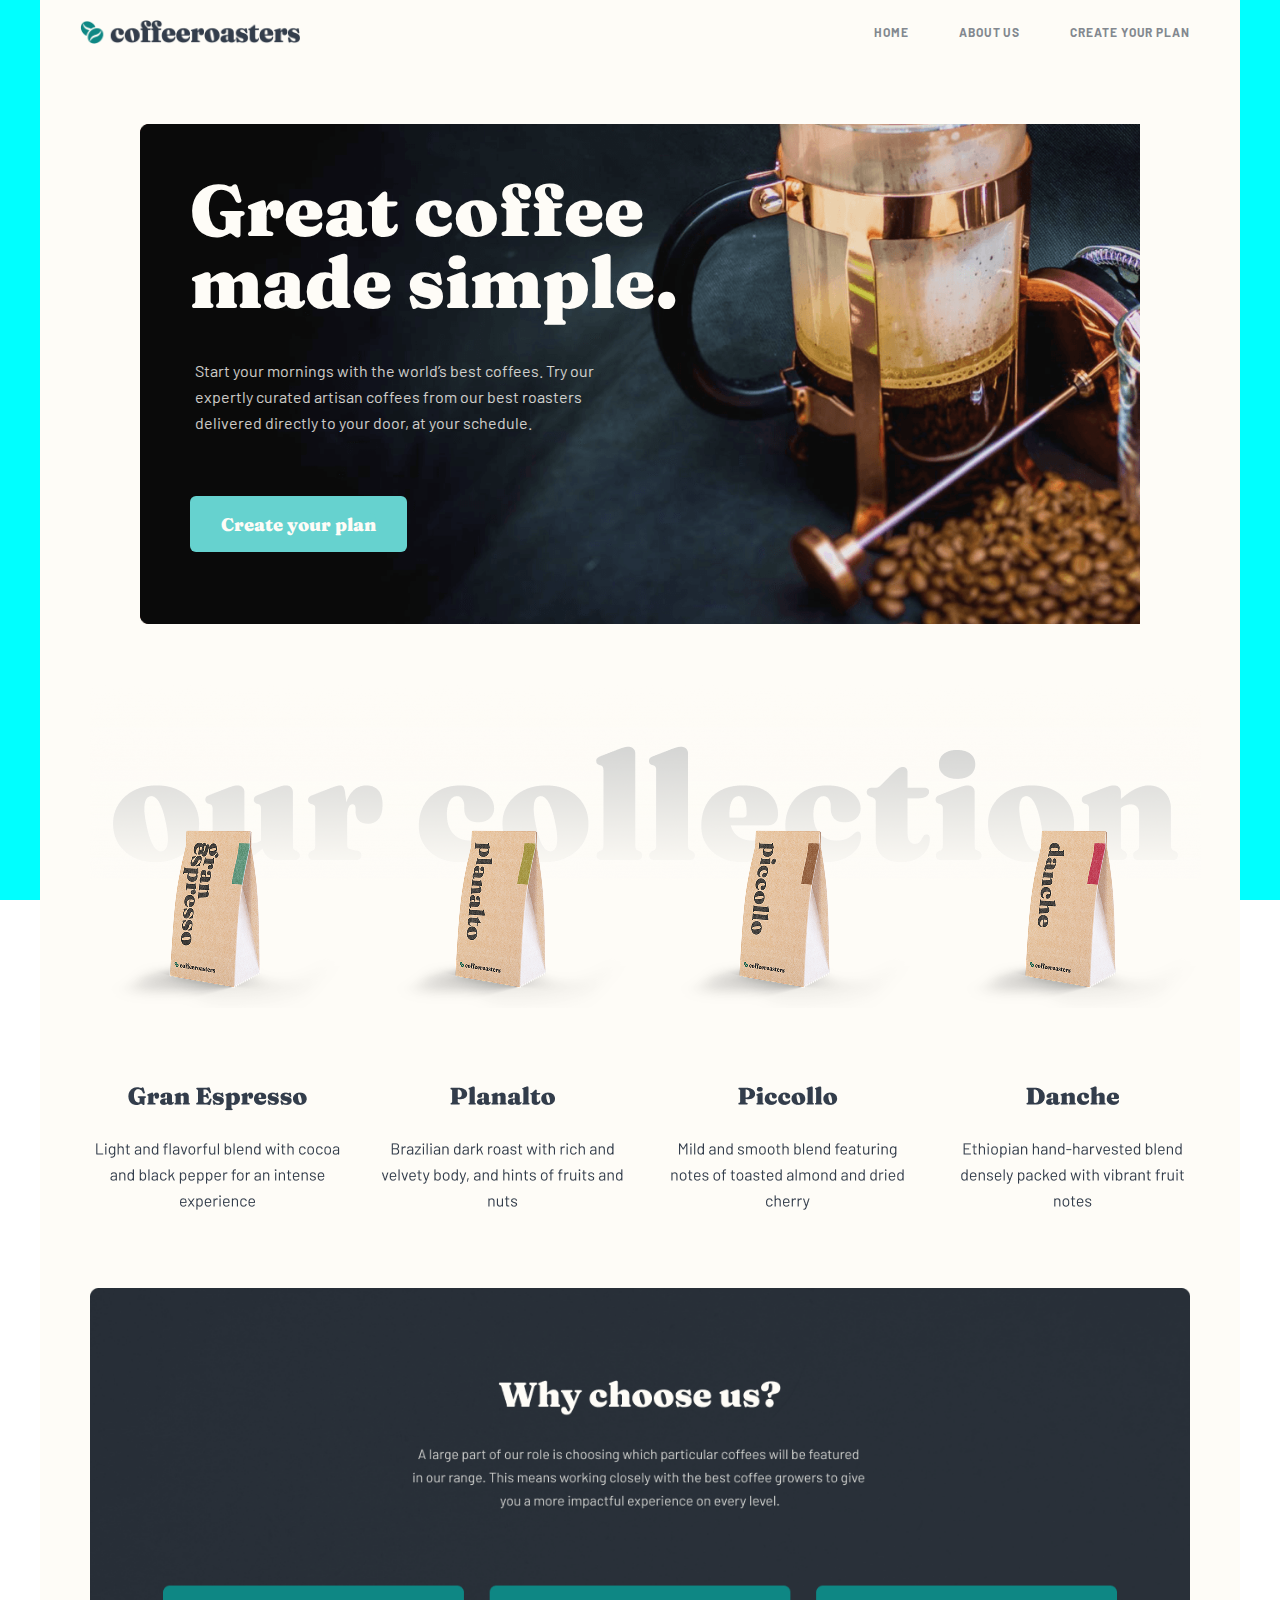
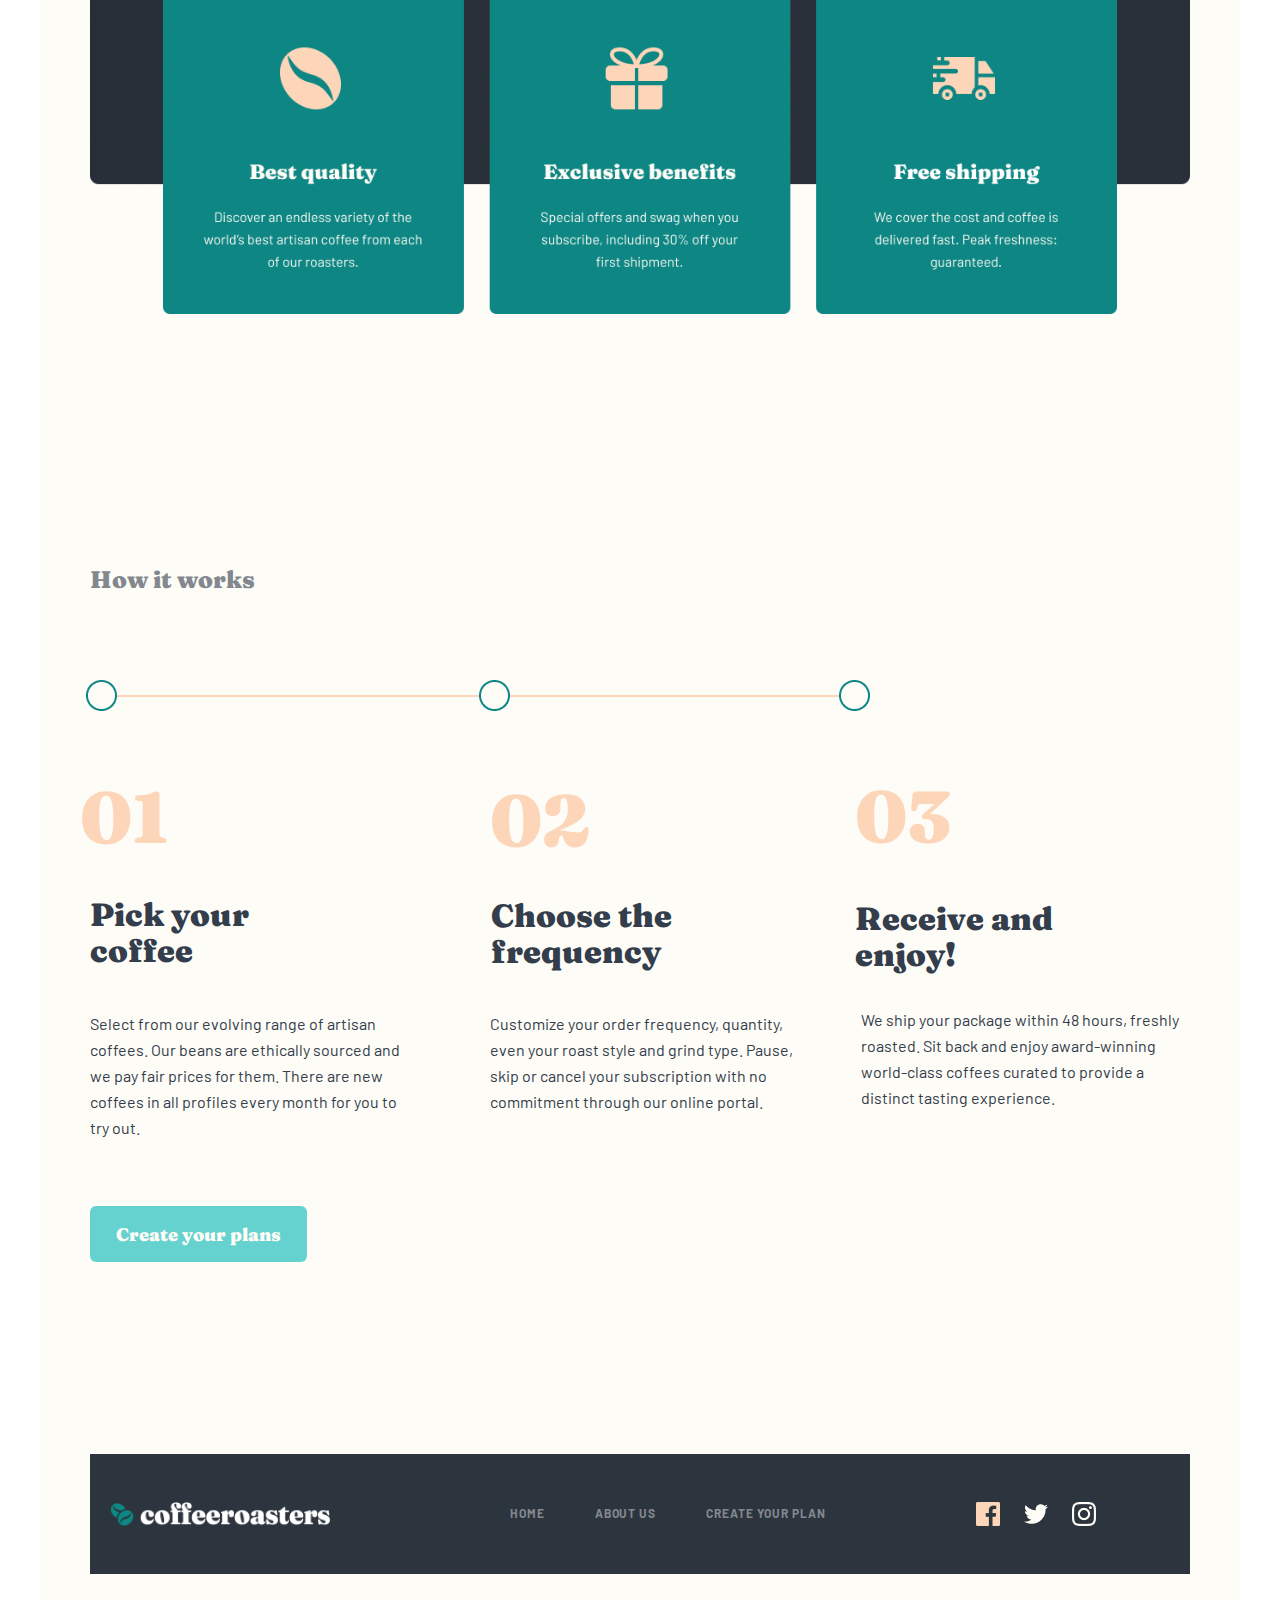
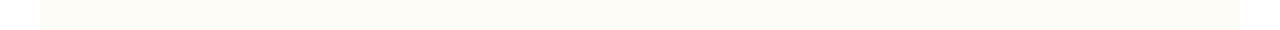
<file: index.html>
<!doctype html>
<html lang="en">
  <head>
    <meta charset="UTF-8" />
    <meta name="viewport" content="width=device-width, initial-scale=1.0" />
    <title>Cofee</title>
    <link rel="stylesheet" href="./css/normalize.css" />
    <link rel="stylesheet" href="./css/fonts.css" />
    <link rel="stylesheet" href="./css/style.css" />
  </head>
  <body>
    <div class="wrapper">
      <div class="container">
        <header>
          <nav class="navbar">
            <img
              width="220"
              src="./images/logo (1) copy.png"
              loading="lazy"
              alt="firstlogo"
              class="navbar_logo"
            />

            <ul class="navbar_list">
              <li class="navbar_item">
                <a href="#" class="navbar_link">HOME</a>
              </li>
              <li class="navbar_item">
                <a href="./pages/about.html" class="navbar_link">ABOUT US</a>
              </li>
              <li class="navbar_item">
                <a href="./pages/createplan.html" class="navbar_link">CREATE YOUR PLAN</a>
              </li>
            </ul>
          </nav>

          <div class="intro">
            <div class="intro_left">
              <h2 class="intro_title">Great coffee made simple.</h2>
              <p class="intro_text">
                Start your mornings with the world’s best coffees. Try our
                expertly curated artisan coffees from our best roasters
                delivered directly to your door, at your schedule.
              </p>

              <button class="intro_btn"> <a class="intro_btnlink" href="./pages/createplan.html">Create your plan</a></button>
            </div>
          </div>
        </header>
<div class="type_cofies">
    <img src="./images/Group 13.png" alt="our collection" class="opacity_img">
    <img src="./images/Group 8.png" alt="4typecofies" class="type4_cofies">
</div>

<div class="why_choose">
   <img src="./images/Group 12.png" alt="whyimg" class="why_img">
</div>

<div class="how_works">
  <h4 class="how_h4">
    How it works
  </h4>

  <img src="./images/Path 2.png" alt="chiziq" class="path">

  <img src="./images/Oval.png" alt="oval" class="oval">

  <img src="./images/Oval.png" alt="oval2" class="ovalcenter">

  <img src="./images/Oval.png" alt="oval3" class="ovallast">

  <h2 class="number01">
    01
  </h2>

  <h2 class="number02">
    02
  </h2>

  <h2 class="number03">
    03
  </h2>

  <h3 class="pick">
    Pick your coffee
  </h3>

  <h3 class="choose_title">
    Choose the frequency
  </h3>

  <h3 class="receive_title">
    Receive and enjoy!
  </h3>

<div class="texts">
  <p class="pick_text">
    Select from our evolving range of artisan coffees. Our beans are ethically sourced and we pay fair prices for them. There are new coffees in all profiles every month for you to try out.
  </p>

  <p class="choose_text">
    Customize your order frequency, quantity, even your roast style and grind type. Pause, skip or cancel your subscription with no commitment through our online portal.
  </p>

  <p class="receive_text">
    We ship your package within 48 hours, freshly roasted. Sit back and enjoy award-winning world-class coffees curated to provide a distinct tasting experience.
  </p>
</div>

<button class="second_btn">
 <a href="./pages/createplan.html" class="second_btnlink"> Create your plans</a>
</button>

</div>


<div class="footer">
            <img width="220" src="./images/Group 5.png" alt="logo2" class="logo2">

            <ul class="footer_list2">
              <li class="footer_item2">
                <a href="#" class="footer_link2">HOME</a>
              </li>
              <li class="footer_item2">
                <a href="./pages/about.html" class="footer_link2">ABOUT US</a>
              </li>
              <li class="footer_item2">
                <a href="./pages/createplan.html" class="footer_link2">CREATE YOUR PLAN</a>
              </li>
            </ul>
          
            <img src="./images/Group 20.png" alt="gramm" class="social_medias">
</div>

      </div>
    </div>
  </body>
</html>
</file>
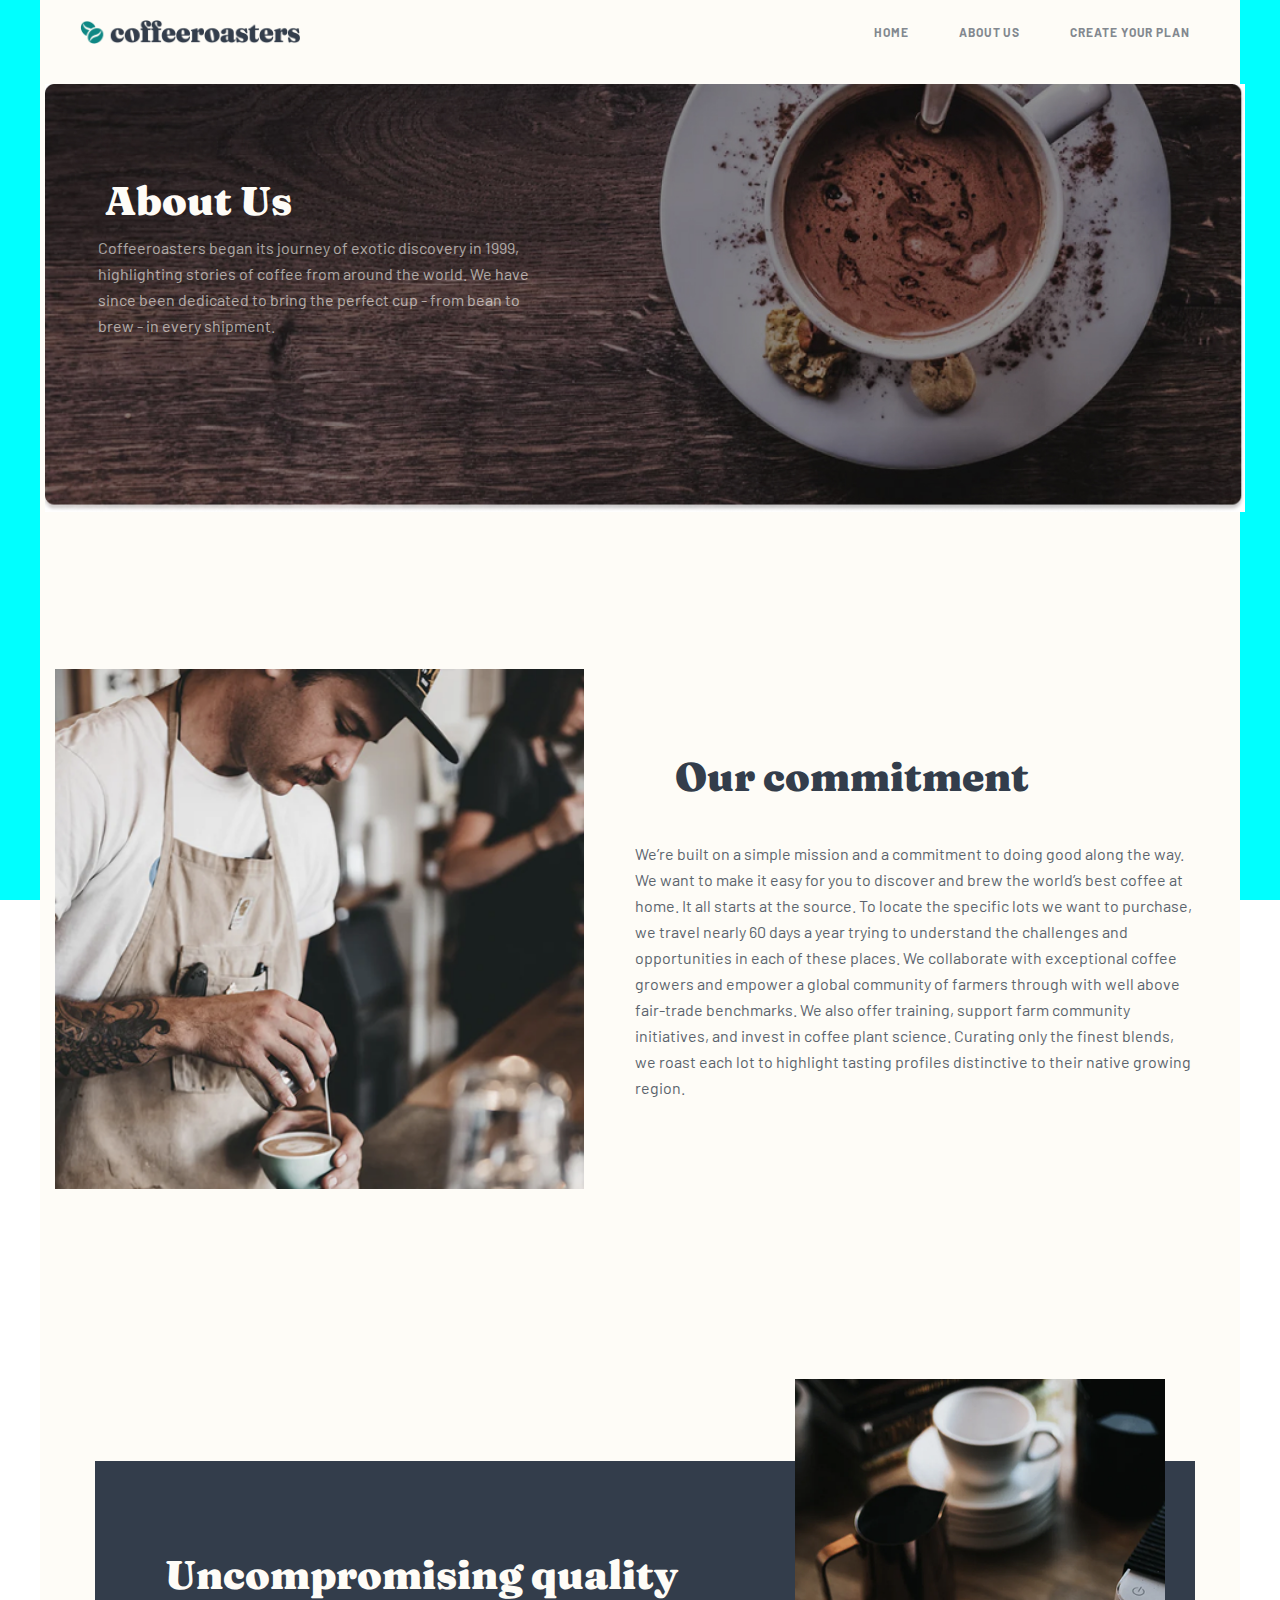
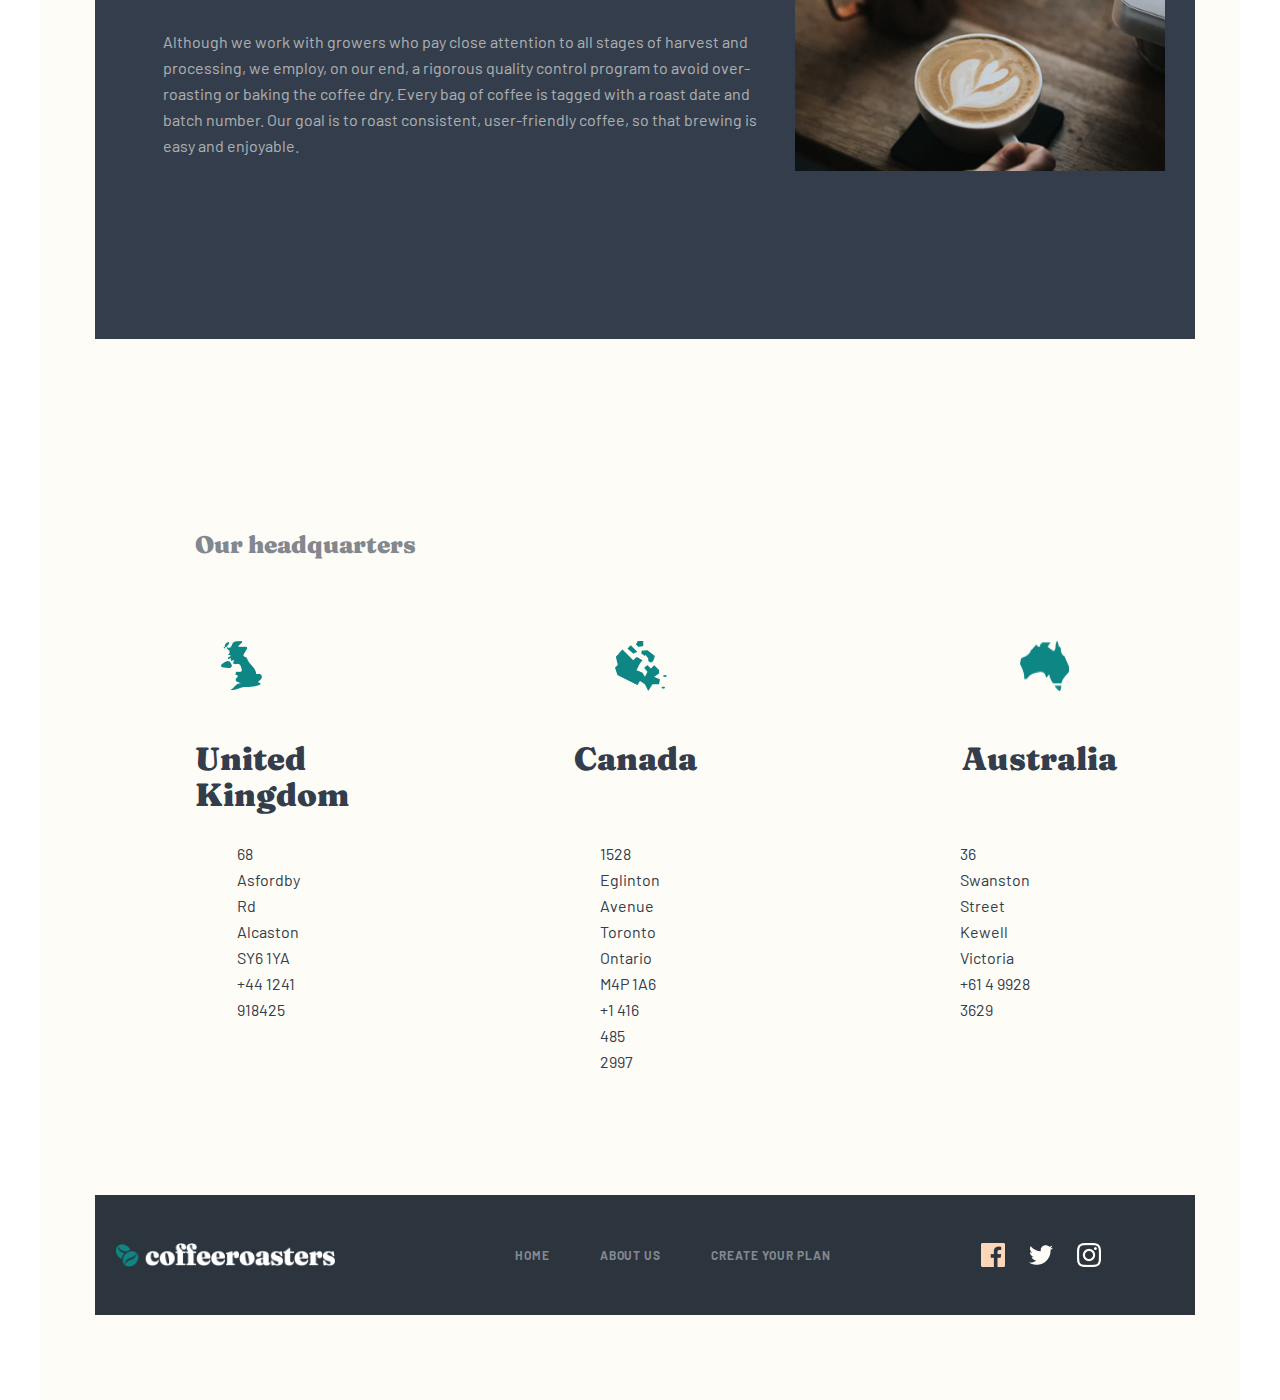
<file: pages/about.html>
<!DOCTYPE html>
<html lang="en">
<head>
    <meta charset="UTF-8">
    <meta name="viewport" content="width=device-width, initial-scale=1.0">
    <title>ABOUT US</title>
    <link rel="stylesheet" href="../css/normalize.css">
    <link rel="stylesheet" href="../css/fonts.css">
    <link rel="stylesheet" href="../css/style.css">

</head>
<body>
    

  <div class="wrapper">
      <div class="container2">
        <header>
          <nav class="navbar">
            <img
              width="220"
              src="../images/logo (1) copy.png"
              loading="lazy"
              alt="firstlogo"
              class="navbar_logo"
            />

            <ul class="navbar_list">
              <li class="navbar_item">
                <a href="../index.html" class="navbar_link">HOME</a>
              </li>
              <li class="navbar_item">
                <a href="#" class="navbar_link">ABOUT US</a>
              </li>
              <li class="navbar_item">
                <a href="../pages/createplan.html" class="navbar_link">CREATE YOUR PLAN</a>
              </li>
            </ul>
          </nav>


          <div class="intro_about">
            <img width="1200" src="../images/Bitmap.jpg" alt="main intro img" class="main_img">


<h2 class="about_us_h1">About Us
</h2>


<p class="main_p">
    Coffeeroasters began its journey of exotic discovery in 1999, highlighting stories of coffee from around the world. We have since been dedicated to bring the perfect cup - from bean to brew - in every shipment.
</p>


<img src="../images/salom.png" alt="salom" class="salom_img">

<h2 class="our_">
    Our commitment
</h2>


<p class="our_text">
    We’re built on a simple mission and a commitment to doing good along the way. We want to make it easy for you to discover and brew the world’s best coffee at home. It all starts at the source. To locate the specific lots we want to purchase, we travel nearly 60 days a year trying to understand the challenges and opportunities in each of these places. We collaborate with exceptional coffee growers and empower a global community of farmers through with well above fair-trade benchmarks. We also offer training, support farm community initiatives, and invest in coffee plant science. Curating only the finest blends, we roast each lot to highlight tasting profiles distinctive to their native growing region.
</p>

<div class="quality">
    <h2 class="quality_title">
        Uncompromising quality
    </h2>

    <p class="quality_text">
        Although we work with growers who pay close attention to all stages of harvest and processing, we employ, on our end, a rigorous quality control program to avoid over-roasting or baking the coffee dry. Every bag of coffee is tagged with a roast date and batch number. Our goal is to roast consistent, user-friendly coffee, so that brewing is easy and enjoyable.
    </p>

    <img src="../images/qahva.png" alt="coffee" class="qahva">
</div>


<div class="headquarters">
  <h4 class="head_text">
    Our headquarters
  </h4>

<div class="davlatlar">

 <img src="../images/Combined Shape.png" alt="UK" class="uk_img">

  <img src="../images/Combined Shape (1).png" alt="CANADA LOGO" class="canada_logo">

  <img src="../images/Combined Shape (2).png" alt="AUSTRALIA" class="australia_logo">


</div>

<div class="davlat_nomlari">

<h3 class="united_kingdom">
  United Kingdom
</h3>


<h3 class="canada">
  Canada
</h3>

<h3 class="australia">
  Australia
</h3>


<div class="davlat_textlari">
  <p class="united_text">
    68  Asfordby Rd
Alcaston
SY6 1YA
+44 1241 918425
  </p>


  <p class="canada_text">
    1528  Eglinton Avenue
Toronto
Ontario M4P 1A6
+1 416 485 2997
  </p>


  <p class="australia_text">
    36 Swanston Street
Kewell
Victoria
+61 4 9928 3629
  </p>
</div>

</div>
 


</div>


<div class="footer_page2">
   <img width="220" src="../images/Group 5.png" alt="logo2" class="logo2">

            <ul class="footer_list2">
              <li class="footer_item2">
                <a href="../index.html" class="footer_link2">HOME</a>
              </li>
              <li class="footer_item2">
                <a href="#" class="footer_link2">ABOUT US</a>
              </li>
              <li class="footer_item2">
                <a href="../pages/createplan.html" class="footer_link2">CREATE YOUR PLAN</a>
              </li>
            </ul>
          
            <img src="../images/Group 20.png" alt="gramm" class="social_medias">
</div>

          </div>



</body>
</html>
</file>
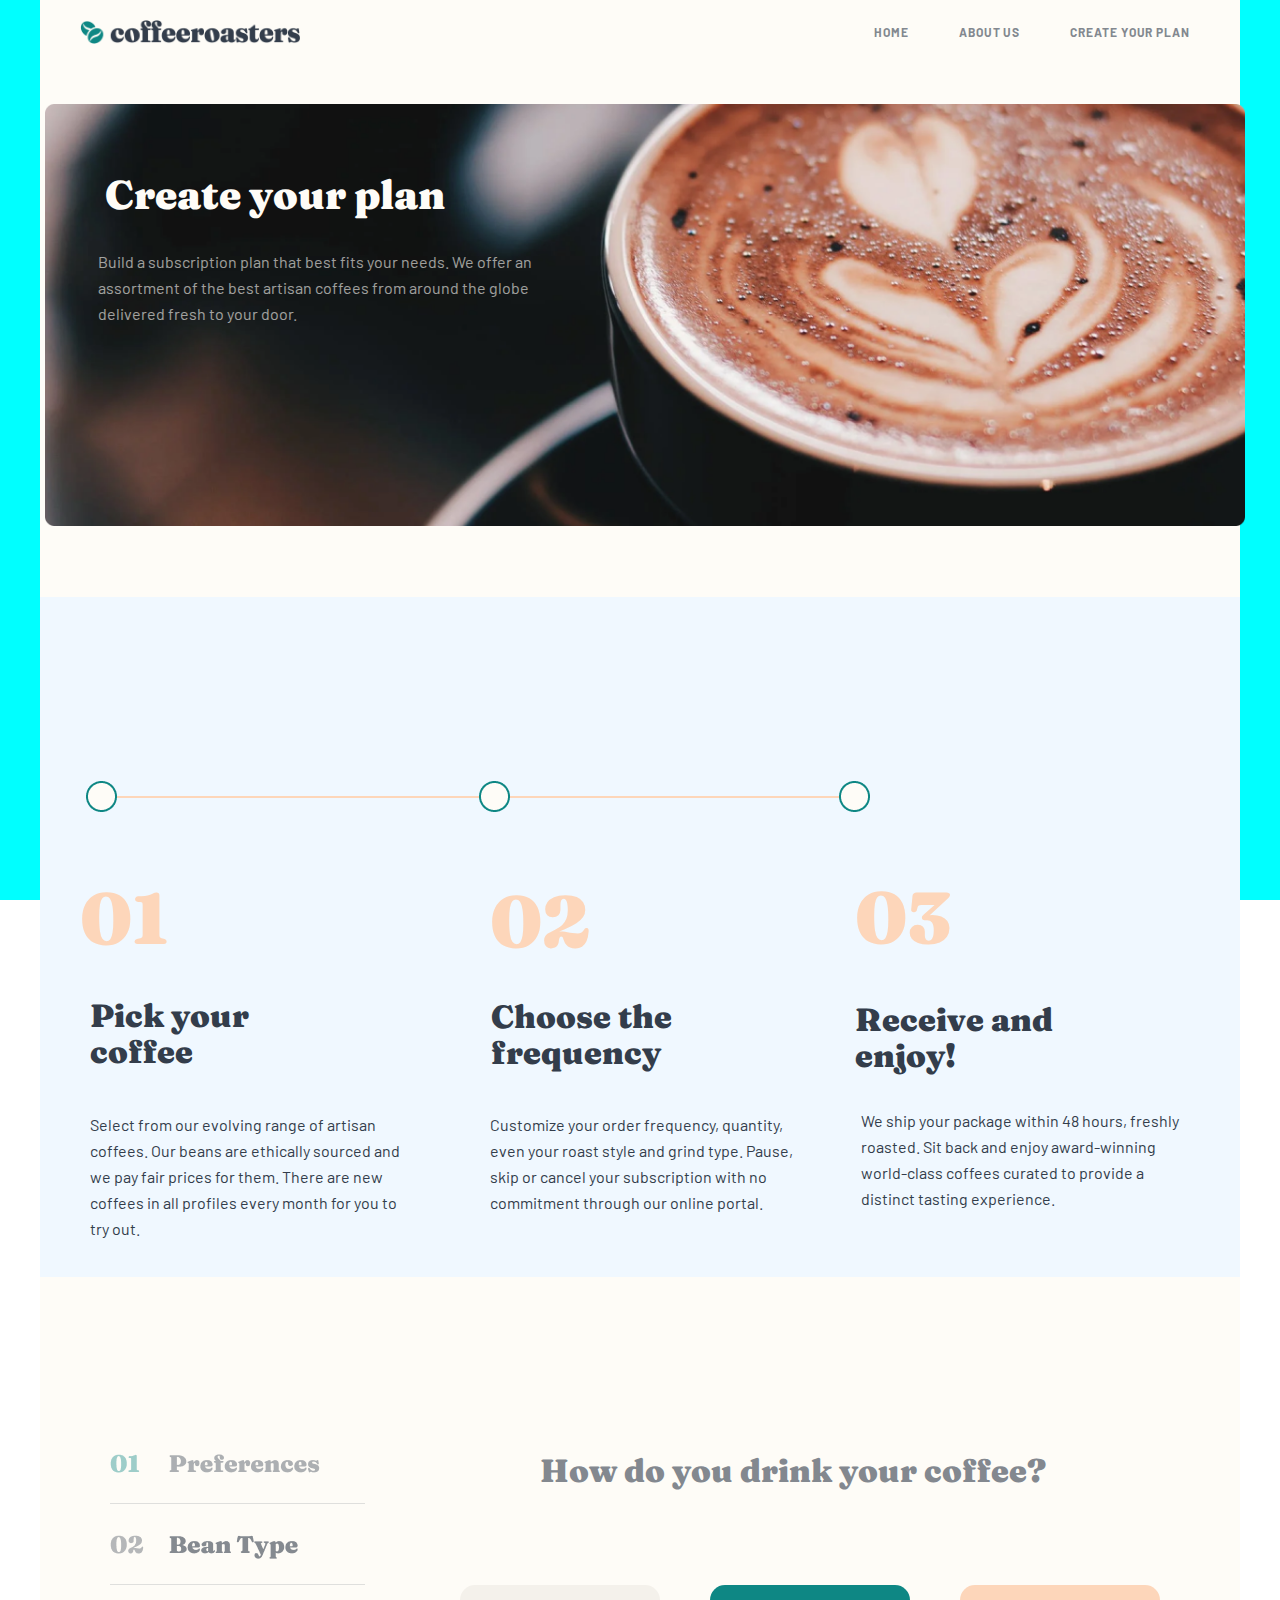
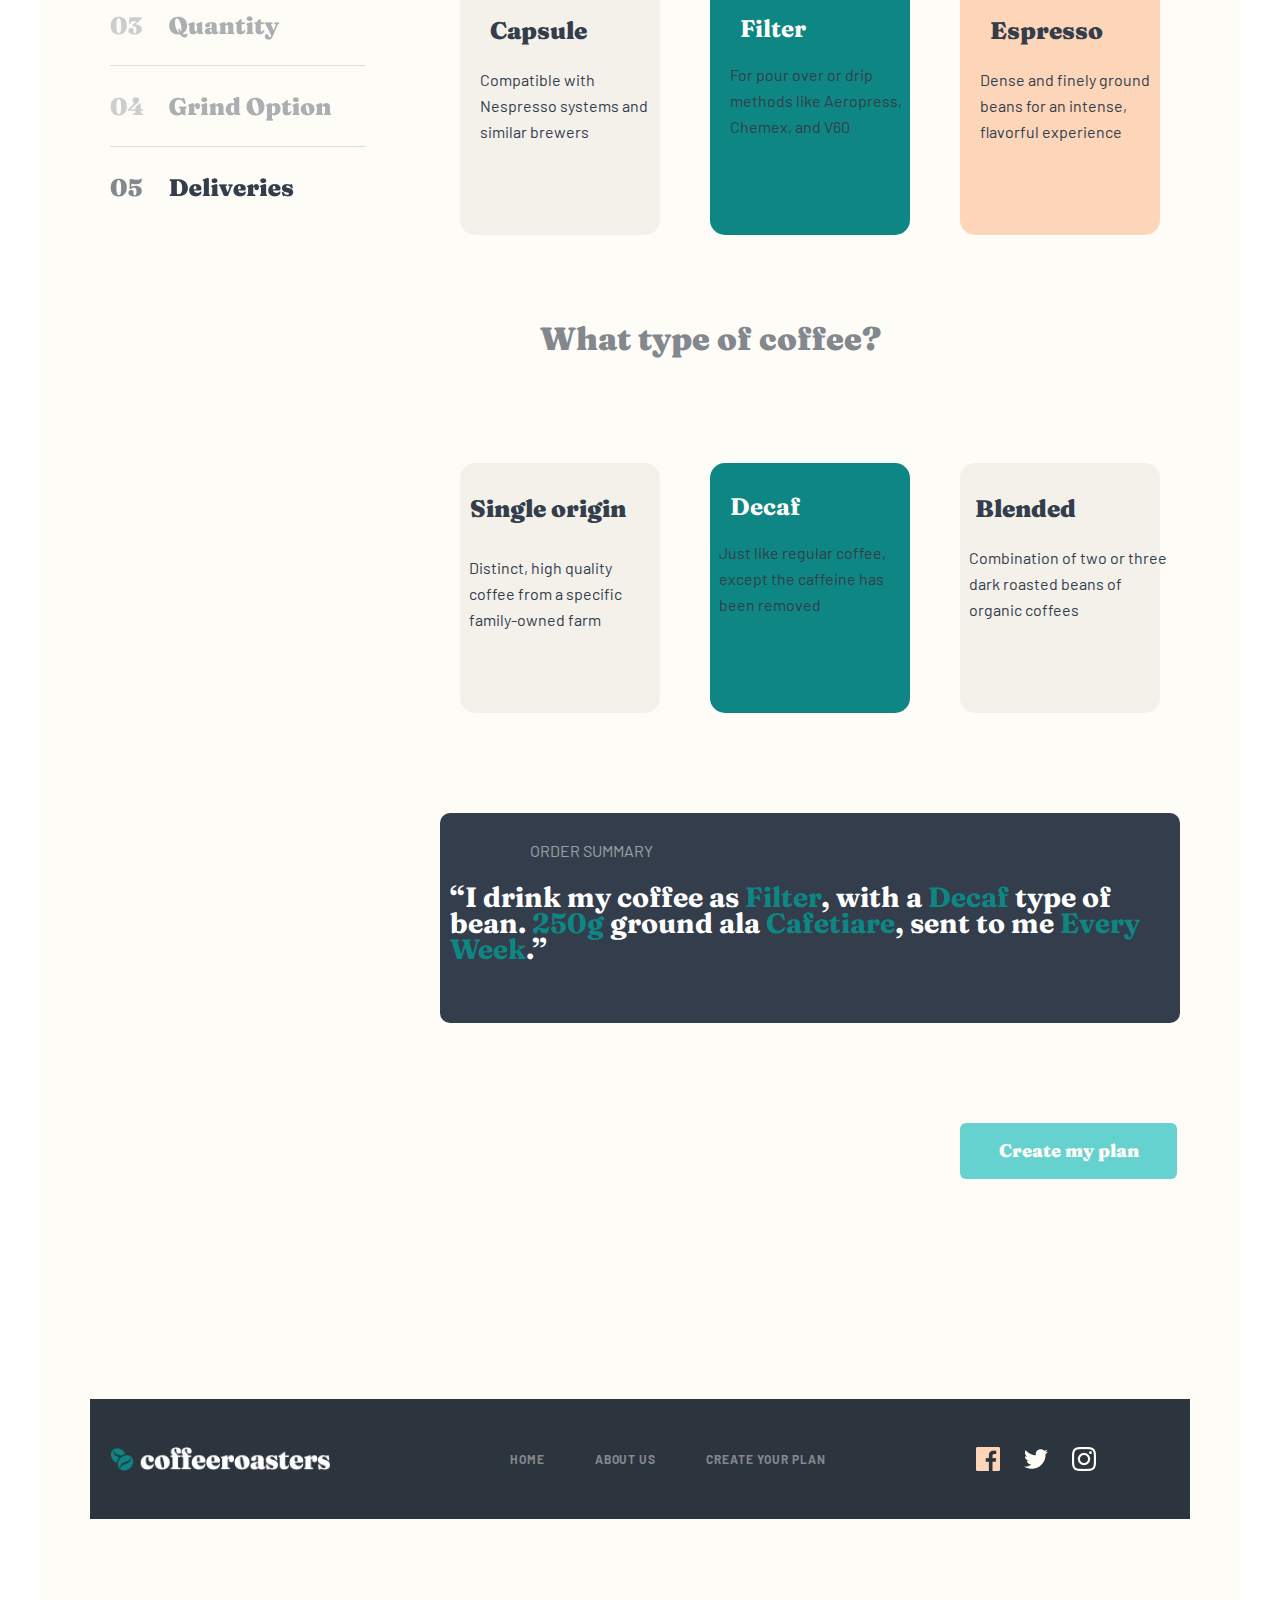
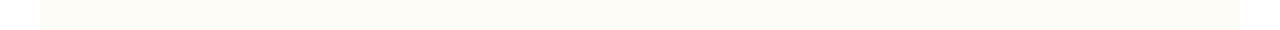
<file: pages/createplan.html>
<!DOCTYPE html>
<html lang="en">
<head>
    <meta charset="UTF-8">
    <meta name="viewport" content="width=device-width, initial-scale=1.0">
    <title>CREATE YOUR PLAN</title>
    <link rel="stylesheet" href="../css/normalize.css">
    <link rel="stylesheet" href="../css/fonts.css">
    <link rel="stylesheet" href="../css/style.css">


</head>
<body>



     <div class="wrapper">
      <div class="container">
        <header>
          <nav class="navbar">
            <img
              width="220"
              src="../images/logo (1) copy.png"
              loading="lazy"
              alt="firstlogo"
              class="navbar_logo"
            />

            <ul class="navbar_list">
              <li class="navbar_item">
                <a href="../index.html" class="navbar_link">HOME</a>
              </li>
              <li class="navbar_item">
                <a href="../pages/about.html" class="navbar_link">ABOUT US</a>
              </li>
              <li class="navbar_item">
                <a href="#" class="navbar_link">CREATE YOUR PLAN</a>
              </li>
            </ul>
          </nav>


          <div class="intro_about">
            <img width="1200" src="../images/plancofe.png" alt="main intro img" class="main3_img">


<h2 class="about_us_h1">Create your plan
</h2>

<p class="create_main_p">
    Build a subscription plan that best fits your needs. We offer an assortment of the best artisan coffees from around the globe delivered fresh to your door.
</p>

</div>


<div class="picks2">
  <img src="../images/Path 2.png" alt="chiziq" class="path">

  <img src="../images/Oval.png" alt="oval" class="oval">

  <img src="../images/Oval.png" alt="oval2" class="ovalcenter">

  <img src="../images/Oval.png" alt="oval3" class="ovallast">

  <h2 class="number01">
    01
  </h2>

  <h2 class="number02">
    02
  </h2>

  <h2 class="number03">
    03
  </h2>

  <h3 class="pick">
    Pick your coffee
  </h3>

  <h3 class="choose_title">
    Choose the frequency
  </h3>

  <h3 class="receive_title">
    Receive and enjoy!
  </h3>

<div class="texts">
  <p class="pick_text">
    Select from our evolving range of artisan coffees. Our beans are ethically sourced and we pay fair prices for them. There are new coffees in all profiles every month for you to try out.
  </p>

  <p class="choose_text">
    Customize your order frequency, quantity, even your roast style and grind type. Pause, skip or cancel your subscription with no commitment through our online portal.
  </p>

  <p class="receive_text">
    We ship your package within 48 hours, freshly roasted. Sit back and enjoy award-winning world-class coffees curated to provide a distinct tasting experience.
  </p>
</div>


</div>


<div class="how_drink">
  <img src="../images/Group 4.png" alt="turlar" class="idk">


<h2 class="howdrink_title">
  How do you drink your coffee?
</h2>

<div class="cards">
<div class="card1">
<h2 class="capsule">
  Capsule
</h2>

<p class="capsule_text">
  Compatible with Nespresso systems and similar brewers
</p>
</div>

<div class="card2">

  <h2 class="filter">
    Filter
  </h2>

<p class="filter_text">
  For pour over or drip methods like Aeropress, Chemex, and V60
</p>

</div>


<div class="card3">

<h2 class="espresso">
  Espresso
</h2>

<p class="espresso_text">
  Dense and finely ground beans for an intense, flavorful experience
</p>

</div>
</div>

<h2 class="type_coffee">
  What type of coffee?
</h2>

<div class="cards2">
<div class="card4">
<h2 class="single">
  Single origin
</h2>

<p class="single_text">
  Distinct, high quality coffee from a specific family-owned farm
</p>
</div>

<div class="card5">
<h2 class="decaf">
  Decaf
</h2>

<p class="decaf_text">
Just like regular coffee, except the caffeine has been removed
</p>
</div>


<div class="card6">
<h2 class="blended">
  Blended
</h2>
<p class="blended_text">
  Combination of two or three dark roasted beans of organic coffees
</p>
</div>

</div>


</div>


<div class="order">
  <h4 class="order_summary">
    ORDER SUMMARY
  </h4>

  <h2 class="order_text">
    “I drink my coffee as <span class="filterspn">Filter</span>, with a <span class="decafspn">Decaf</span> type of bean. <span class="massa">250g</span> ground ala <span class="cafe">Cafetiare</span>, sent to me <span class="everyweek">Every Week</span>.”
  </h2>
</div>


<button class="lastbtn">
  <a href="#" class="last_btn2">Create my plan</a>
</button>


<div class="footer_page3">
   <img width="220" src="../images/Group 5.png" alt="logo2" class="logo3">

            <ul class="footer_list3">
              <li class="footer_item3">
                <a href="../index.html" class="footer_link3">HOME</a>
              </li>
              <li class="footer_item3">
                <a href="../pages/about.html" class="footer_link3">ABOUT US</a>
              </li>
              <li class="footer_item3">
                <a href="#" class="footer_link3">CREATE YOUR PLAN</a>
              </li>
            </ul>
          
            <img src="../images/Group 20.png" alt="gramm" class="social_medias">
</div>


    </div>

</div>

</body>
</html>
</file>
<file: css/fonts.css>
/* fraunces-regular - latin */
@font-face {
  font-display: swap; /* Check https://developer.mozilla.org/en-US/docs/Web/CSS/@font-face/font-display for other options. */
  font-family: 'Fraunces';
  font-style: normal;
  font-weight: 400;
  src: url('../fonts/fraunces-v38-latin-regular.woff2') format('woff2'); /* Chrome 36+, Opera 23+, Firefox 39+, Safari 12+, iOS 10+ */
}
/* fraunces-700 - latin */
@font-face {
  font-display: swap; /* Check https://developer.mozilla.org/en-US/docs/Web/CSS/@font-face/font-display for other options. */
  font-family: 'Fraunces';
  font-style: normal;
  font-weight: 700;
  src: url('../fonts/fraunces-v38-latin-700.woff2') format('woff2'); /* Chrome 36+, Opera 23+, Firefox 39+, Safari 12+, iOS 10+ */
}
/* fraunces-900 - latin */
@font-face {
  font-display: swap; /* Check https://developer.mozilla.org/en-US/docs/Web/CSS/@font-face/font-display for other options. */
  font-family: 'Fraunces';
  font-style: normal;
  font-weight: 900;
  src: url('../fonts/fraunces-v38-latin-900.woff2') format('woff2'); /* Chrome 36+, Opera 23+, Firefox 39+, Safari 12+, iOS 10+ */
}


/* barlow-regular - latin */
@font-face {
  font-display: swap; /* Check https://developer.mozilla.org/en-US/docs/Web/CSS/@font-face/font-display for other options. */
  font-family: 'Barlow';
  font-style: normal;
  font-weight: 400;
  src: url('../fonts/barlow-v13-latin-regular.woff2') format('woff2'); /* Chrome 36+, Opera 23+, Firefox 39+, Safari 12+, iOS 10+ */
}
/* barlow-600 - latin */
@font-face {
  font-display: swap; /* Check https://developer.mozilla.org/en-US/docs/Web/CSS/@font-face/font-display for other options. */
  font-family: 'Barlow';
  font-style: normal;
  font-weight: 600;
  src: url('../fonts/barlow-v13-latin-600.woff2') format('woff2'); /* Chrome 36+, Opera 23+, Firefox 39+, Safari 12+, iOS 10+ */
}
/* barlow-700 - latin */
@font-face {
  font-display: swap; /* Check https://developer.mozilla.org/en-US/docs/Web/CSS/@font-face/font-display for other options. */
  font-family: 'Barlow';
  font-style: normal;
  font-weight: 700;
  src: url('../fonts/barlow-v13-latin-700.woff2') format('woff2'); /* Chrome 36+, Opera 23+, Firefox 39+, Safari 12+, iOS 10+ */
}
/* barlow-800 - latin */
@font-face {
  font-display: swap; /* Check https://developer.mozilla.org/en-US/docs/Web/CSS/@font-face/font-display for other options. */
  font-family: 'Barlow';
  font-style: normal;
  font-weight: 800;
  src: url('../fonts/barlow-v13-latin-800.woff2') format('woff2'); /* Chrome 36+, Opera 23+, Firefox 39+, Safari 12+, iOS 10+ */
}
/* barlow-900 - latin */
@font-face {
  font-display: swap; /* Check https://developer.mozilla.org/en-US/docs/Web/CSS/@font-face/font-display for other options. */
  font-family: 'Barlow';
  font-style: normal;
  font-weight: 900;
  src: url('../fonts/barlow-v13-latin-900.woff2') format('woff2'); /* Chrome 36+, Opera 23+, Firefox 39+, Safari 12+, iOS 10+ */
}
</file>
<file: css/style.css>
*{
    padding: 0;
    margin: 0;
    box-sizing: border-box;

}


.head_text{
    transition-property: all;
    transition-duration: 0.5s;
}

a{
    text-decoration: none;
}

li{
    list-style: none;
}

 .wrapper{
    height: 100vh;
    background-color: cyan;

} 

.container{
    width: 1200px;
    height: 3230px;
    margin: auto;
    padding: 20px 0;
    background-color: #FEFCF7;
}

.container2{
   width: 1200px;
    height: 3000px;
    margin: auto;
    padding: 20px 0;
    background-color: #FEFCF7;   
}

.navbar , .navbar_list{
    display: flex;
    align-items: center;
    justify-content: space-between;
}

.navbar_list{
    position: relative;
    padding-left: 600px;
    right: 50px;
gap: 50px;
}


.navbar_logo{
    position: relative;
    left: 40px;
}

.navbar_link{


font-family: 'Barlow';
font-style: normal;
font-weight: 700;
font-size: 12px;
line-height: 15px;
letter-spacing: 0.923077px;
text-transform: uppercase;

color: #83888F;

transition: all 0.3s linear;

}

.navbar_link:hover{
    color: #4a4b4c;
}

.intro{
    position: relative;
    left: 100px;
    padding: 50px;
    margin-top: 50px;
    height: 500px;
    top: 30px;

    background-image: url(../images/bitmap\ copy.png);
    width: 1000px;

    background-size: cover;
    background-repeat: no-repeat;

}

.intro_title{
    width: 550px;
font-family: 'Fraunces';
font-style: normal;
font-weight: 900;
font-size: 72px;
line-height: 72px;

color: #FEFCF7;


}

.intro_text{
width: 450px;
margin: 35px 0;
padding: 5px;
font-family: 'Barlow';
font-style: normal;
font-weight: 400;
font-size: 16px;
line-height: 26px;

color: #FEFCF7;

mix-blend-mode: normal;
opacity: 0.8;

}

.intro_btn{
    margin-top: 20px;
position: relative;
width: 217px;
height: 56px;
font-family: "Fraunces";
font-style: normal;
font-weight: 900;
font-size: 18px;
line-height: 25px;
text-align: center;
color: #FEFCF7;
border: none;
background: #66D2CF;
border-radius: 6px;


}

.intro_btn:hover{
    color: black;
}

.intro_btn:active{
    color: red;
}

.type_cofies{
    position: relative;
}

.opacity_img{
    position: relative;
    left: 50px;
    top: 90px;
}

.type4_cofies{
    position: relative;
    top: 20px;
    left: 50px;    
}
.why_choose{
    display: flex;
    position: relative;
  



}

.why_img{
    position: relative;
    top: 90px;
    width: 1100px;
    left: 50px;
}

.how_works{
    position: relative;
    width: 1200px;
    height: 900px;
    background-color: #FEFCF7;
top: 240px;
}

.how_h4{
position: relative;
top: 100px;
left: 50px;
height: 32px;

font-family: 'Fraunces';
font-style: normal;
font-weight: 900;
font-size: 24px;
line-height: 32px;

color: #83888F;



}

.path{
    position: relative;
    top: 170px;
    left: 62px;
}

.oval{
    position: relative;
    top: 184px;
    right: 718px;
}



.ovalcenter{
    position: relative;
    top: 184px;
    right: 360px;
}

.ovallast{
    position: relative;
    top: 184px;
    right: 35px;
}


.number01{
    position: relative;

height: 72px;

font-family: 'Fraunces';
font-style: normal;
font-weight: 900;
font-size: 72px;
line-height: 72px;

color: #FDD6BA;
top: 250px;
left: 40px;
}

.number02{
        position: relative;

height: 72px;

font-family: 'Fraunces';
font-style: normal;
font-weight: 900;
font-size: 72px;
line-height: 72px;

color: #FDD6BA;
top: 181px;
left: 450px;
}

.number03{
        position: relative;

height: 72px;

font-family: 'Fraunces';
font-style: normal;
font-weight: 900;
font-size: 72px;
line-height: 72px;

color: #FDD6BA;
top: 105px;
left: 815px;
}

.pick{
    position: relative;

height: 73px;

font-family: 'Fraunces';
font-style: normal;
font-weight: 900;
font-size: 32px;
line-height: 36px;

color: #333D4B;
top: 150px;
max-width: 200px;
left: 50px;

}

.choose_title{
        position: relative;

height: 73px;

font-family: 'Fraunces';
font-style: normal;
font-weight: 900;
font-size: 32px;
line-height: 36px;

color: #333D4B;
top: 78px;
max-width: 200px;
left: 451px;

}



.receive_title{
           position: relative;

height: 73px;

font-family: 'Fraunces';
font-style: normal;
font-weight: 900;
font-size: 32px;
line-height: 36px;

color: #333D4B;
top: 8px;
max-width: 200px;
left: 815px;
 
}

.pick_text{
    position: relative;


font-family: 'Barlow';
font-style: normal;
font-weight: 400;
font-size: 16px;
line-height: 26px;
max-width: 320px;
color: #333D4B;
top: 45px;
left: 50px;

}

.choose_text{
      position: relative;

left: 130px;
top: 45px;
font-family: 'Barlow';
font-style: normal;
font-weight: 400;
font-size: 16px;
line-height: 26px;
max-width: 320px;
color: #333D4B;
bottom: 86px;
}

.receive_text{
          position: relative;

left: 181px;
top: 41px;
font-family: 'Barlow';
font-style: normal;
font-weight: 400;
font-size: 16px;
line-height: 26px;
max-width: 320px;
color: #333D4B;

}

.texts{
    position: relative;
    display: flex;
}

.second_btn{
position: relative;
width: 217px;
height: 56px;
font-family: "Fraunces";
font-style: normal;
font-weight: 900;
font-size: 18px;
line-height: 25px;
text-align: center;
color: #FEFCF7;
border: none;
background: #66D2CF;
border-radius: 6px;
top: 110px;
left: 50px;

}

.second_btn:hover{
    color: black;
}


.second_btn:active{
    color: red;
}

.footer{
    color: #FEFCF7;
    width: 1100px;
    height: 120px;
    display: flex;
    position: relative;
    align-items: center;
    top: 330px;
    left: 50px;
    background-color: #2C343E;
}


.footer_list2{
     display: flex;
    align-items: center;
    justify-content: space-between;
       position: relative;
       left: 200px;
gap: 50px;
}

.footer_link2{
    font-family: 'Barlow';
font-style: normal;
font-weight: 700;
font-size: 12px;
line-height: 15px;
letter-spacing: 0.923077px;
text-transform: uppercase;

color: #83888F;

transition: all 0.3s linear;
}

.social_medias:hover{
    transition: all;
    transition-property: all;
    transition-duration: 1s;
    transition-timing-function: ease-in;
}


.footer_link2:hover{
        color: #FEFCF7;

}

.logo2{
    color: #FEFCF7;
    position: relative;
    left: 20px;
}


.social_medias{
    position: relative;
left: 350px;


}


.intro_about{
    position: relative;
    top: 40px;
    left: 5px;
}

.about_us_h1{
    position: relative;
bottom: 340px;
left: 60px;
font-family: 'Fraunces';
font-style: normal;
font-weight: 900;
font-size: 40px;
line-height: 48px;
right: 1120px;
color: #FEFCF7;


}

.main_p{
    position: relative;


font-family: 'Barlow';
font-style: normal;
font-weight: 400;
font-size: 16px;
line-height: 26px;

bottom: 330px;
max-width: 450px;
opacity: 0.6;
left: 53px;
color: #FEFCF7;

}


.salom_img{
    position: relative;


    height: 520px;
    left: 10px;
}

.our_{
    position: relative;

height: 48px;

font-family: 'Fraunces';
font-style: normal;
font-weight: 900;
font-size: 40px;
line-height: 48px;

color: #333D4B;
left: 630px;
bottom: 440px;

}

.our_text{
    position: relative;


font-family: 'Barlow';
font-style: normal;
font-weight: 400;
font-size: 16px;
line-height: 26px;
max-width: 560px;
left: 590px;
bottom: 400px;
color: #333D4B;

mix-blend-mode: normal;
opacity: 0.8;

}


.quality{
    position: relative;
    width: 1100px;
    bottom: 40px;
    height: 478px;
    background-color: #333D4B;
    left: 50px;
}


.quality_title{
    position: relative;

height: 48px;

font-family: 'Fraunces';
top: 90px;
left: 70px;
font-style: normal;
font-weight: 900;
font-size: 40px;
line-height: 48px;

color: #FEFCF7;


}


.quality_text{
    position: relative;


font-family: 'Barlow';
font-style: normal;
font-weight: 400;
font-size: 16px;
line-height: 26px;

color: #FEFCF7;

mix-blend-mode: normal;
opacity: 0.6;
max-width: 600px;
left: 68px;
top: 120px;

}


.qahva{
    position: relative;

    left: 700px;
    width: 370px;
    bottom: 260px;
    
}


.headquarters{
    position: relative;

}

.head_text{
    position: relative;



height: 32px;
left: 150px;
top: 150px;
font-family: 'Fraunces';
font-style: normal;
font-weight: 900;
font-size: 24px;
line-height: 32px;

color: #83888F;


}


.uk_img{
    position: relative;
}


.canada_logo{
    position: relative;
}

.australia_logo{
    position: relative;
}

.davlatlar{
    position: relative;
    display: flex;
    justify-content: space-around;
    top: 230px;
}




.davlat_nomlari{
    position: relative;

    display: flex;  

justify-content: space-around;

    top: 280px;
}


.united_kingdom{
    position: relative;


    left: 150px;

font-family: 'Fraunces';
font-style: normal;
font-weight: 900;
font-size: 32px;
line-height: 36px;

color: #333D4B;

}

.canada{
    position: relative;
left: 375px;    
height: 36px;

font-family: 'Fraunces';
font-style: normal;
font-weight: 900;
font-size: 32px;
line-height: 36px;

color: #333D4B;

}

.australia{
    position: relative;

left: 640px;
height: 36px;

font-family: 'Fraunces';
font-style: normal;
font-weight: 900;
font-size: 32px;
line-height: 36px;

color: #333D4B;


}


.davlat_textlari{
    position: relative;
    display: flex;
justify-content: space-around;
gap: 300px;
right: 240px;
    top: 100px;
    
}

.united_text{
    position: relative;



font-family: 'Barlow';
font-style: normal;
font-weight: 400;
font-size: 16px;
line-height: 26px;

color: #333D4B;


}

.canada_text{
    position: relative;
    


font-family: 'Barlow';
font-style: normal;
font-weight: 400;
font-size: 16px;
line-height: 26px;

color: #333D4B;
}

.australia_text{
    position: relative;


    


font-family: 'Barlow';
font-style: normal;
font-weight: 400;
font-size: 16px;
line-height: 26px;

color: #333D4B;
}


.footer_page2{
    position: relative;
     color: #FEFCF7;
    width: 1100px;
    height: 120px;
    display: flex;
    position: relative;
    align-items: center;
    top: 500px;
    left: 50px;
    background-color: #2C343E;

}


.head_text:hover{
    color: black;
}

.head_text:active{
    color: red;
}

.main3_img{
    position: relative;
    top: 20px;
}


.create_main_p{
       position: relative;


font-family: 'Barlow';
font-style: normal;
font-weight: 400;
font-size: 16px;
line-height: 26px;

bottom: 310px;
max-width: 500px;
opacity: 0.6;
left: 53px;
color: #FEFCF7;

}


.picks2{
    position: relative;
    background-color: aliceblue;
    height: 680px;
    
}

.intro_btnlink{
    transition-property: all;
    transition-duration: 0.6s;
    
        margin-top: 20px;
position: relative;
width: 217px;
height: 56px;
font-family: "Fraunces";
font-style: normal;
font-weight: 900;
font-size: 18px;
line-height: 25px;
text-align: center;
color: #FEFCF7;
border: none;
background: #66D2CF;
border-radius: 6px;

}

.intro_btnlink:hover{
    color: black;
}


.second_btnlink{
    transition-property: all;
    transition-duration: 0.6s;
    position: relative;
width: 217px;
height: 56px;
font-family: "Fraunces";
font-style: normal;
font-weight: 900;
font-size: 18px;
line-height: 25px;
text-align: center;
color: #FEFCF7;
border: none;
background: #66D2CF;
border-radius: 6px;

}


.second_btnlink:hover{
    color: black;
}


.how_drink{
    position: relative;
}

.idk{
    position: relative;
    top: 170px;
    left: 70px;
}

.howdrink_title{
    position: relative;


height: 48px;

font-family: 'Fraunces';
font-style: normal;
font-weight: 900;
font-size: 32px;
left: 500px;
bottom: 190px;
line-height: 48px;

color: #83888F;


}


.card1{
    position: relative;
    width: 200px;
    height: 250px;



    background-color: #F4F1EB;
border-radius: 15px;



}

.card2{
    position: relative;
    width: 200px;
    height: 250px;
    background-color: #0E8784;
    border-radius: 15px;
}

.card3{
    position: relative;
    width: 200px;
    height: 250px;
    background-color: #FDD6BA;
    border-radius: 15px;
}

.cards{
    position: relative;
    display: flex;
    left: 420px;
    bottom: 100px;
    gap: 50px;



}

.capsule{
    position: relative;
    margin-top: 30px;
    left: 30px;



font-family: 'Fraunces';
font-style: normal;
font-weight: 900;
font-size: 24px;
line-height: 32px;

color: #333D4B;


}

.capsule_text{
    position: relative;

top: 20px;
max-width: 170px;
left: 20px;

font-family: 'Barlow';
font-style: normal;
font-weight: 400;
font-size: 16px;
line-height: 26px;

color: #333D4B;


}


.filter{
    position: relative;

     position: relative;
    margin-top: 30px;
    left: 30px;
font-family: 'Fraunces';
    color: #FEFCF7;
}

.filter_text{
    position: relative;

    top: 20px;
max-width: 200px;
left: 20px;

font-family: 'Barlow';
font-style: normal;
font-weight: 400;
font-size: 16px;
line-height: 26px;

color: #333D4B;


}


.espresso{
    position: relative;


       margin-top: 30px;
    left: 30px;



font-family: 'Fraunces';
font-style: normal;
font-weight: 900;
font-size: 24px;
line-height: 32px;

color: #333D4B;


}

.espresso_text{
    position: relative;

    top: 20px;
max-width: 200px;
left: 20px;

font-family: 'Barlow';
font-style: normal;
font-weight: 400;
font-size: 16px;
line-height: 26px;

color: #333D4B;


}


.card1:hover{
  background-color: #83888F;   
}

.card2:hover{
    background-color: green;
}

.card3:hover{
    background-color: #66D2CF;
}

.howdrink_title:hover{
    color: black;
}


.type_coffee{
        position: relative;


height: 48px;

font-family: 'Fraunces';
font-style: normal;
font-weight: 900;
font-size: 32px;
left: 500px;
bottom: 20px;
line-height: 48px;

color: #83888F;

}

.cards2{
position: relative;
    display: flex;
    left: 420px;
    bottom: 100px;
    gap: 50px;

top: 80px;
right: 00px;

}

.card4{
   position: relative;
    width: 200px;
    height: 250px;



    background-color: #F4F1EB;
border-radius: 15px;


}

.card5{
   position: relative;
    width: 200px;
    height: 250px;
    background-color: #0E8784;
    border-radius: 15px;
}

.card6{
   position: relative;
    width: 200px;
    height: 250px;
    background-color: #F4F1EB;
    border-radius: 15px;
}

.single{
      position: relative;
margin-top: 30px;
left: 10px;
      
    


font-family: 'Fraunces';
font-style: normal;
font-weight: 900;
font-size: 24px;
line-height: 32px;

color: #333D4B;


    


}


.single_text{
    position: relative;

        top: 30px;
max-width: 190px;
left: 9px;

font-family: 'Barlow';
font-style: normal;
font-weight: 400;
font-size: 16px;
line-height: 26px;

color: #333D4B;

}

.decaf{
    position: relative;
margin-top: 30px;
left: 20px;
color: #FEFCF7;         
    font-family: 'Fraunces';


}

.decaf_text{
    position: relative;

        top: 20px;
max-width: 200px;
left: 9px;

font-family: 'Barlow';
font-style: normal;
font-weight: 400;
font-size: 16px;
line-height: 26px;

color: #333D4B;

}

.blended{
          position: relative;
margin-top: 30px;
left: 15px;
      
    


font-family: 'Fraunces';
font-style: normal;
font-weight: 900;
font-size: 24px;
line-height: 32px;

color: #333D4B;


}

.blended_text{
       position: relative;

        top: 20px;
max-width: 200px;
left: 9px;

font-family: 'Barlow';
font-style: normal;
font-weight: 400;
font-size: 16px;
line-height: 26px;

color: #333D4B;

}

.card4:hover{
    background-color: #83888F;
}


.card5:hover{
    background-color: green;
}


.card6:hover{
    background-color: lightcyan;
}

.type_coffee:hover{
    color: black;
}

.order{
    position: relative;
    width: 740px;
    height: 210px;
    background-color: #333D4B;



border-radius: 10px;





font-family: 'Fraunces';
font-style: normal;
font-weight: 900;
font-size: 34px;
line-height: 40px;

color: #FFFFFF;


top: 150px;
left: 400px;

font-family: 'Barlow';
font-style: normal;
font-weight: 400;
font-size: 16px;
line-height: 26px;

color: #FFFFFF;

mix-blend-mode: normal;

}



.order_summary{
    position: relative;

font-family: 'Barlow';
font-style: normal;
font-weight: 400;
font-size: 16px;
line-height: 26px;
text-transform: uppercase;

color: #FFFFFF;

mix-blend-mode: normal;
opacity: 0.5;
margin-top: 30px;
left: 90px;
top: 25px;
}


.order_text{
    position: relative;
    top: 45px;
    font-family: 'Fraunces';
    left: 10px;
    font-size: 28px;

}

.filterspn{
    color: #0E8784;
}


.decafspn{
    color: #0E8784;
}

.massa{
    color: #0E8784;
}

.cafe{
    color: #0E8784;
}

.everyweek{
    color: #0E8784;
}

.lastbtn{

        margin-top: 20px;
        top: 230px;
        left: 920px;
position: relative;
width: 217px;
height: 56px;
font-family: "Fraunces";
font-style: normal;
font-weight: 900;
font-size: 18px;
line-height: 25px;
text-align: center;
color: #FEFCF7;
border: none;
background: #66D2CF;
border-radius: 6px;

}

.last_btn2{
  transition-property: all;
    transition-duration: 0.6s;
    
        margin-top: 20px;
position: relative;
width: 217px;
height: 56px;
font-family: "Fraunces";
font-style: normal;
font-weight: 900;
font-size: 18px;
line-height: 25px;
text-align: center;
color: #FEFCF7;
border: none;
background: #66D2CF;
border-radius: 6px;

}

.last_btn2:hover{
    color: black;
}

.footer_page3{
     position: relative;
     color: #FEFCF7;
    width: 1100px;
    height: 120px;
    display: flex;
    position: relative;
    align-items: center;
    top: 450px;
    left: 50px;
    background-color: #2C343E;

}

.footer_list3{
   display: flex;
    align-items: center;
    justify-content: space-between;
       position: relative;
       left: 200px;
gap: 50px;
}


.logo3{
color: #FEFCF7;
    position: relative;
    left: 20px;
}


.footer_link3{
    font-family: 'Barlow';
font-style: normal;
font-weight: 700;
font-size: 12px;
line-height: 15px;
letter-spacing: 0.923077px;
text-transform: uppercase;

color: #83888F;

transition: all 0.3s linear;
}


.footer_item3{

}

.footer_link3:hover{
    color: #FFFFFF;
}
</file>
